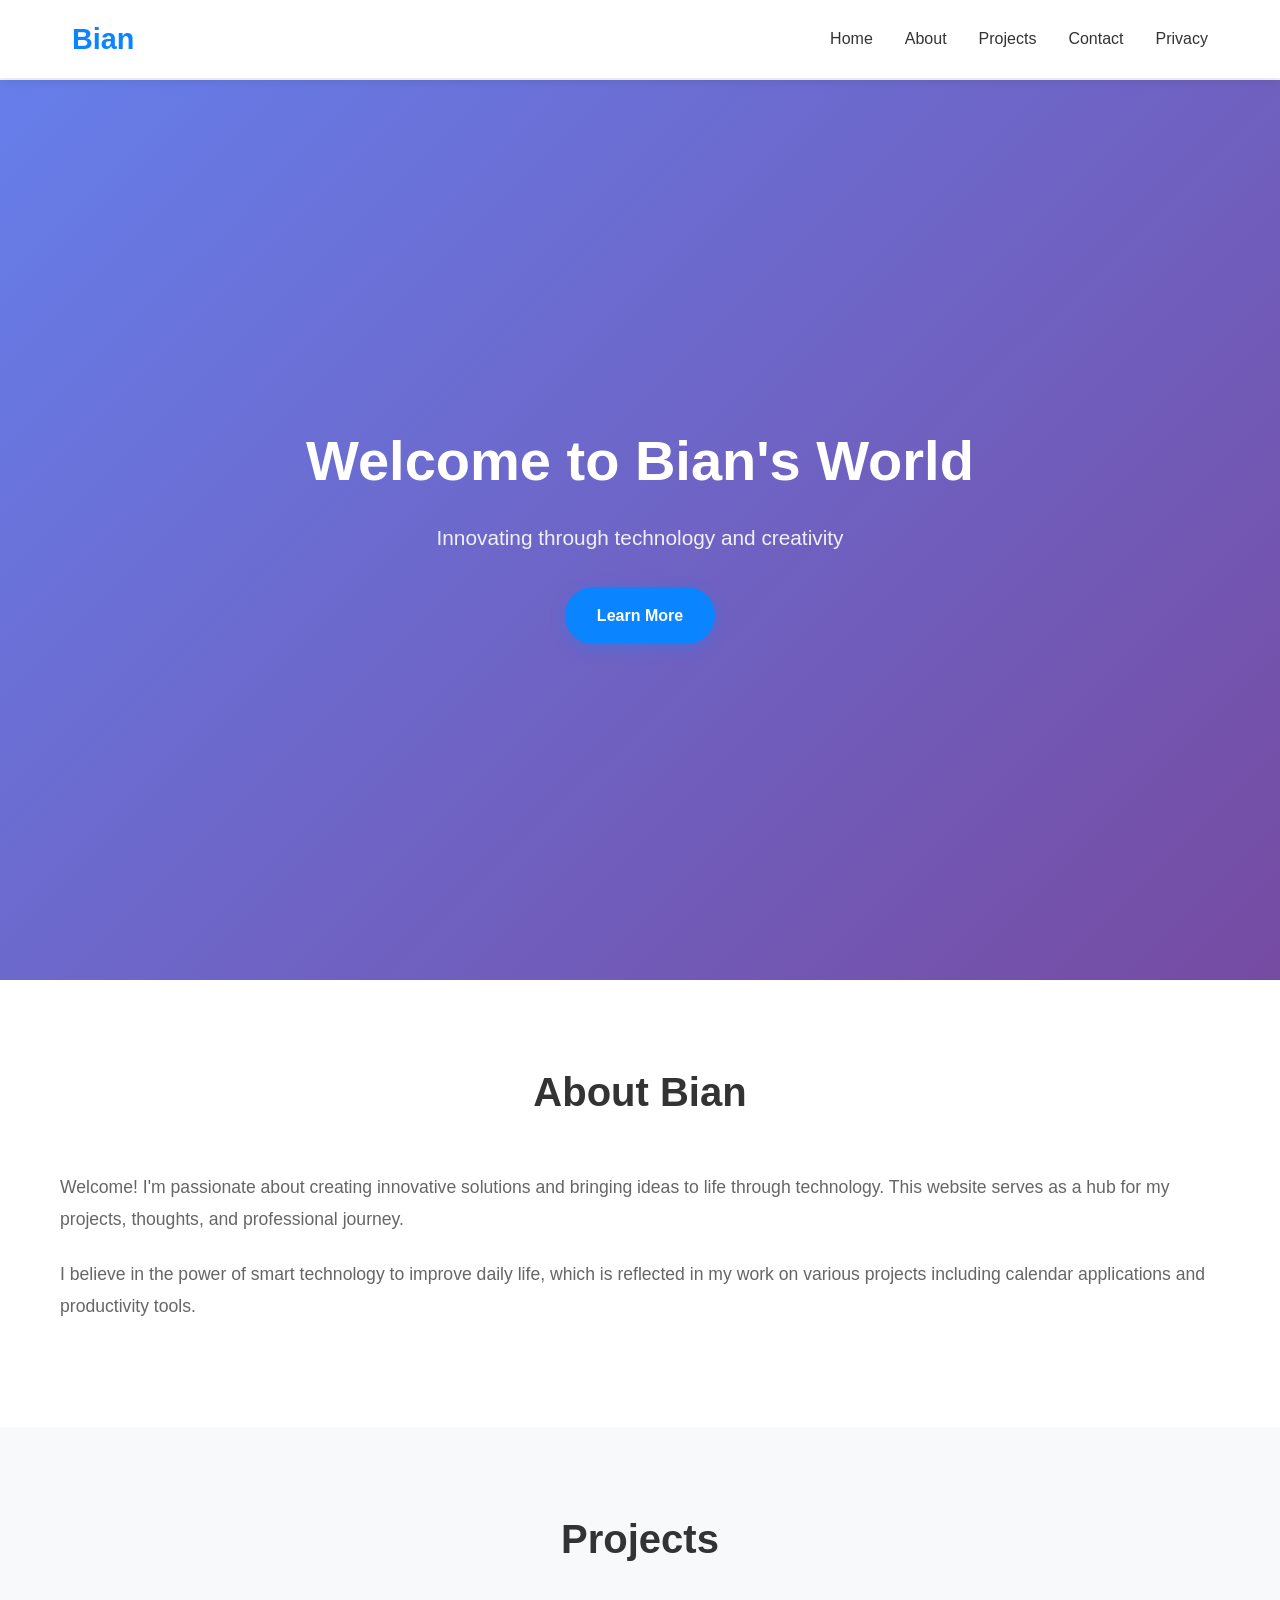
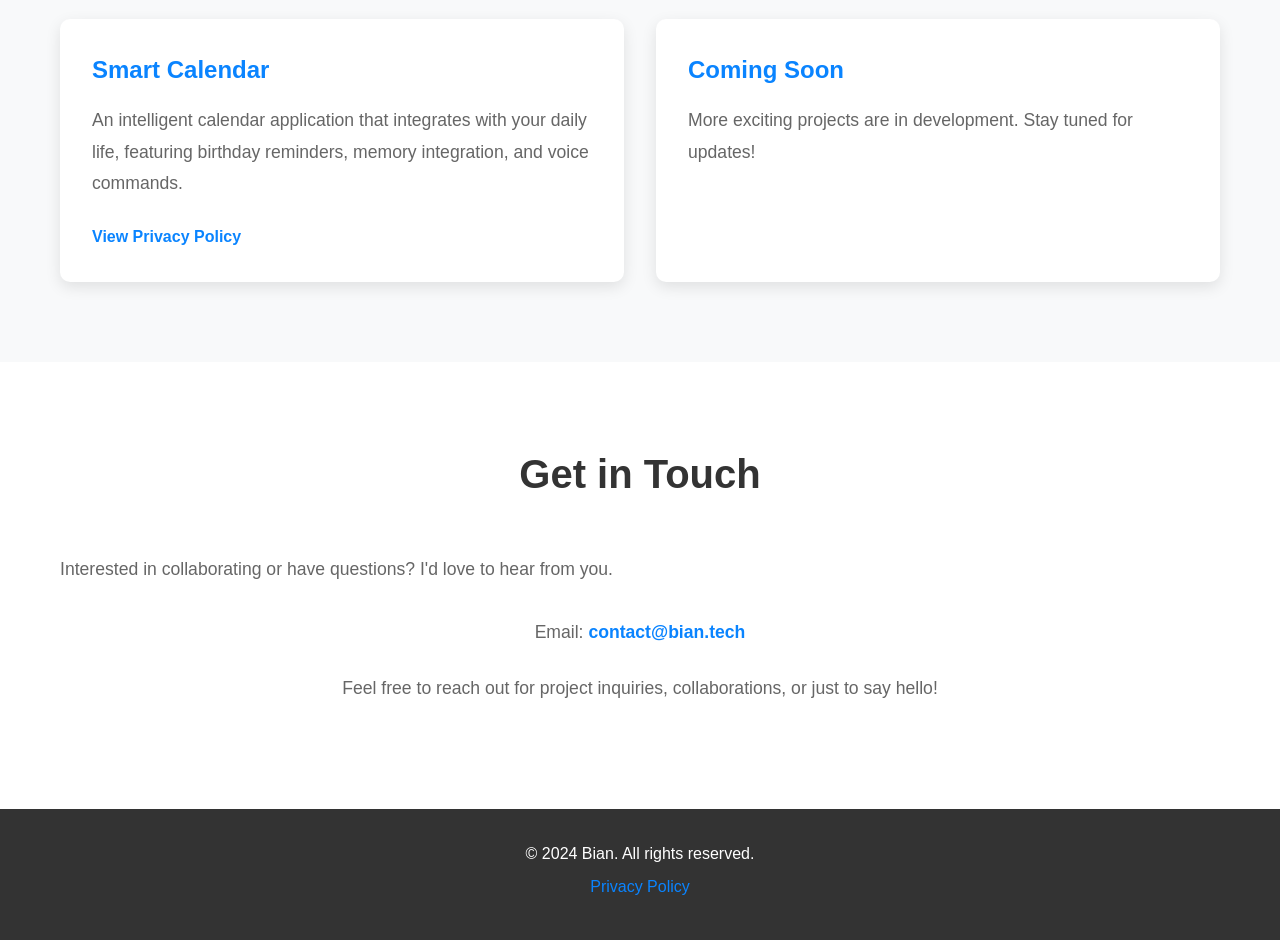
<file: index.html>
<!DOCTYPE html>
<html lang="en">
<head>
    <meta charset="UTF-8">
    <meta name="viewport" content="width=device-width, initial-scale=1.0">
    <title>Bian - Personal Website</title>
    <link rel="stylesheet" href="styles.css">
</head>
<body>
    <header>
        <nav>
            <div class="nav-brand">
                <h1>Bian</h1>
            </div>
            <ul class="nav-links">
                <li><a href="#home">Home</a></li>
                <li><a href="#about">About</a></li>
                <li><a href="#projects">Projects</a></li>
                <li><a href="#contact">Contact</a></li>
                <li><a href="privacy_policy.html">Privacy</a></li>
            </ul>
        </nav>
    </header>

    <main>
        <section id="home" class="hero">
            <div class="hero-content">
                <h1>Welcome to Bian's World</h1>
                <p>Innovating through technology and creativity</p>
                <a href="#about" class="cta-button">Learn More</a>
            </div>
        </section>

        <section id="about" class="section">
            <div class="container">
                <h2>About Bian</h2>
                <p>Welcome! I'm passionate about creating innovative solutions and bringing ideas to life through technology. This website serves as a hub for my projects, thoughts, and professional journey.</p>
                <p>I believe in the power of smart technology to improve daily life, which is reflected in my work on various projects including calendar applications and productivity tools.</p>
            </div>
        </section>

        <section id="projects" class="section">
            <div class="container">
                <h2>Projects</h2>
                <div class="projects-grid">
                    <div class="project-card">
                        <h3>Smart Calendar</h3>
                        <p>An intelligent calendar application that integrates with your daily life, featuring birthday reminders, memory integration, and voice commands.</p>
                        <a href="privacy_policy.html" class="project-link">View Privacy Policy</a>
                    </div>
                    <div class="project-card">
                        <h3>Coming Soon</h3>
                        <p>More exciting projects are in development. Stay tuned for updates!</p>
                    </div>
                </div>
            </div>
        </section>

        <section id="contact" class="section">
            <div class="container">
                <h2>Get in Touch</h2>
                <p>Interested in collaborating or have questions? I'd love to hear from you.</p>
                <div class="contact-info">
                    <p>Email: <a href="mailto:contact@bian.tech">contact@bian.tech</a></p>
                    <p>Feel free to reach out for project inquiries, collaborations, or just to say hello!</p>
                </div>
            </div>
        </section>
    </main>

    <footer>
        <div class="container">
            <p>&copy; 2024 Bian. All rights reserved.</p>
            <p><a href="privacy_policy.html">Privacy Policy</a></p>
        </div>
    </footer>
</body>
</html>
</file>
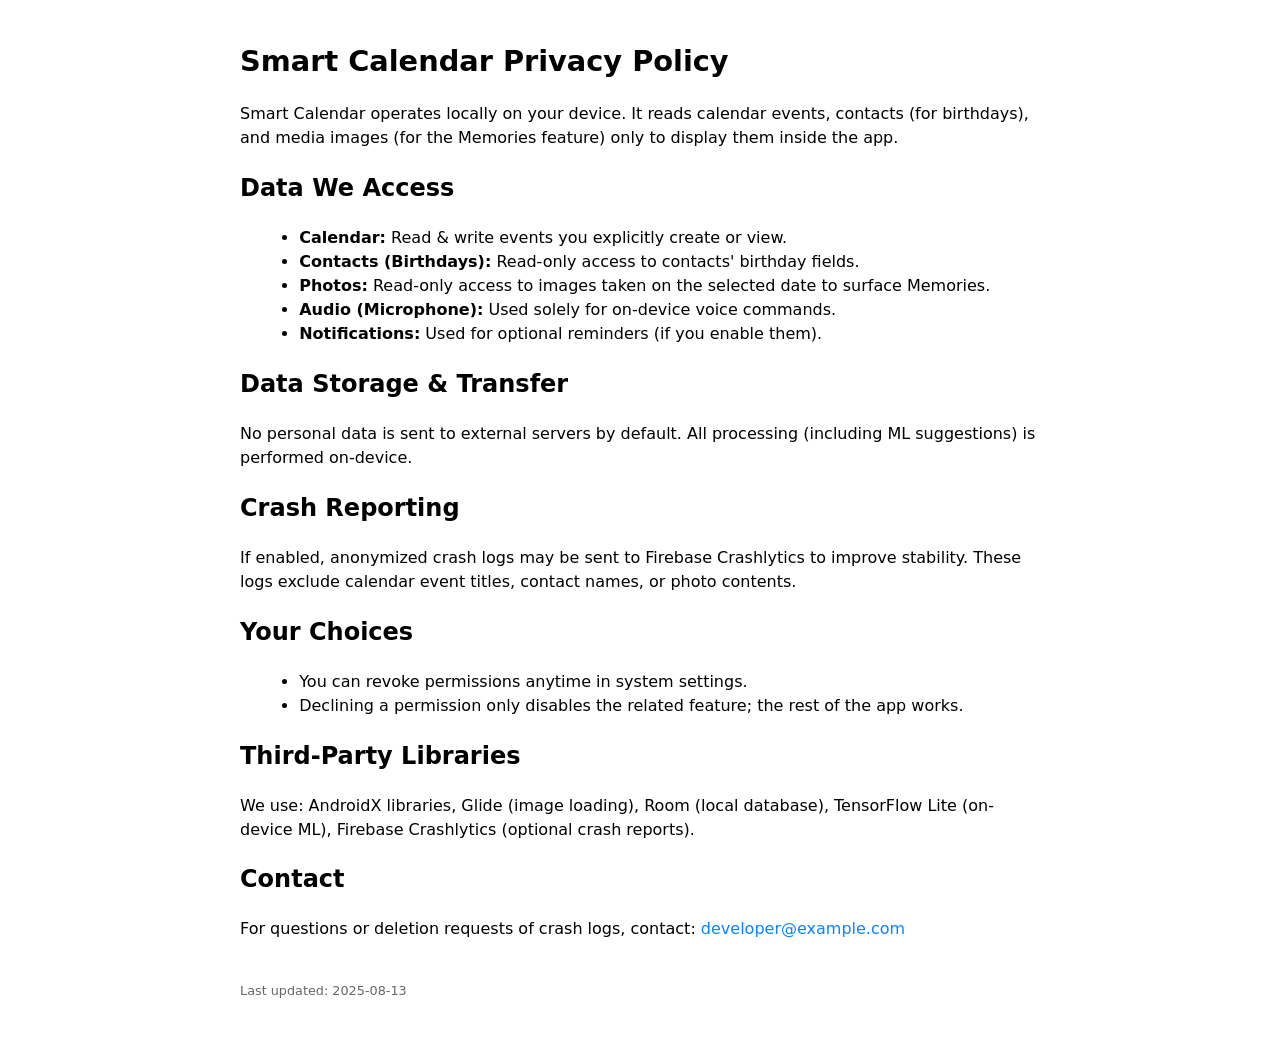
<file: privacy_policy.html>
<!DOCTYPE html><html><head><meta charset='utf-8'><title>Smart Calendar Privacy Policy</title><style>body{font-family:system-ui,Arial,sans-serif;max-width:800px;margin:40px auto;line-height:1.5;padding:0 16px;}h1{font-size:1.8em;}code{background:#f4f4f4;padding:2px 4px;border-radius:4px;}ul{margin-left:1.2em;}footer{margin-top:40px;font-size:.8em;color:#666;}a{color:#0a84ff;text-decoration:none;}a:hover{text-decoration:underline;}</style></head><body><h1>Smart Calendar Privacy Policy</h1><p>Smart Calendar operates locally on your device. It reads calendar events, contacts (for birthdays), and media images (for the Memories feature) only to display them inside the app.</p><h2>Data We Access</h2><ul><li><strong>Calendar:</strong> Read & write events you explicitly create or view.</li><li><strong>Contacts (Birthdays):</strong> Read-only access to contacts' birthday fields.</li><li><strong>Photos:</strong> Read-only access to images taken on the selected date to surface Memories.</li><li><strong>Audio (Microphone):</strong> Used solely for on-device voice commands.</li><li><strong>Notifications:</strong> Used for optional reminders (if you enable them).</li></ul><h2>Data Storage & Transfer</h2><p>No personal data is sent to external servers by default. All processing (including ML suggestions) is performed on-device.</p><h2>Crash Reporting</h2><p>If enabled, anonymized crash logs may be sent to Firebase Crashlytics to improve stability. These logs exclude calendar event titles, contact names, or photo contents.</p><h2>Your Choices</h2><ul><li>You can revoke permissions anytime in system settings.</li><li>Declining a permission only disables the related feature; the rest of the app works.</li></ul><h2>Third-Party Libraries</h2><p>We use: AndroidX libraries, Glide (image loading), Room (local database), TensorFlow Lite (on-device ML), Firebase Crashlytics (optional crash reports).</p><h2>Contact</h2><p>For questions or deletion requests of crash logs, contact: <a href='mailto:ltdbiantech@gmail.com'>developer@example.com</a></p><footer>Last updated: 2025-08-13</footer></body></html>
</file>
<file: styles.css>
/* Reset and base styles */
* {
    margin: 0;
    padding: 0;
    box-sizing: border-box;
}

body {
    font-family: 'Segoe UI', Tahoma, Geneva, Verdana, sans-serif;
    line-height: 1.6;
    color: #333;
    background-color: #f8f9fa;
}

.container {
    max-width: 1200px;
    margin: 0 auto;
    padding: 0 20px;
}

/* Header and Navigation */
header {
    background: #fff;
    box-shadow: 0 2px 10px rgba(0,0,0,0.1);
    position: fixed;
    width: 100%;
    top: 0;
    z-index: 1000;
}

nav {
    display: flex;
    justify-content: space-between;
    align-items: center;
    padding: 1rem 2rem;
    max-width: 1200px;
    margin: 0 auto;
}

.nav-brand h1 {
    color: #0a84ff;
    font-size: 1.8rem;
    font-weight: bold;
}

.nav-links {
    display: flex;
    list-style: none;
    gap: 2rem;
}

.nav-links a {
    text-decoration: none;
    color: #333;
    font-weight: 500;
    transition: color 0.3s ease;
}

.nav-links a:hover {
    color: #0a84ff;
}

/* Hero Section */
.hero {
    background: linear-gradient(135deg, #667eea 0%, #764ba2 100%);
    color: white;
    min-height: 100vh;
    display: flex;
    align-items: center;
    justify-content: center;
    text-align: center;
    margin-top: 80px;
}

.hero-content h1 {
    font-size: 3.5rem;
    margin-bottom: 1rem;
    font-weight: 700;
}

.hero-content p {
    font-size: 1.3rem;
    margin-bottom: 2rem;
    opacity: 0.9;
}

.cta-button {
    display: inline-block;
    background: #0a84ff;
    color: white;
    padding: 1rem 2rem;
    text-decoration: none;
    border-radius: 50px;
    font-weight: 600;
    transition: all 0.3s ease;
    box-shadow: 0 4px 15px rgba(10, 132, 255, 0.3);
}

.cta-button:hover {
    background: #0056b3;
    transform: translateY(-2px);
    box-shadow: 0 6px 20px rgba(10, 132, 255, 0.4);
}

/* Sections */
.section {
    padding: 5rem 0;
}

.section:nth-child(even) {
    background: white;
}

.section h2 {
    font-size: 2.5rem;
    text-align: center;
    margin-bottom: 3rem;
    color: #333;
}

.section p {
    font-size: 1.1rem;
    line-height: 1.8;
    margin-bottom: 1.5rem;
    color: #666;
}

/* Projects Grid */
.projects-grid {
    display: grid;
    grid-template-columns: repeat(auto-fit, minmax(300px, 1fr));
    gap: 2rem;
    margin-top: 2rem;
}

.project-card {
    background: white;
    padding: 2rem;
    border-radius: 10px;
    box-shadow: 0 5px 15px rgba(0,0,0,0.1);
    transition: transform 0.3s ease, box-shadow 0.3s ease;
}

.project-card:hover {
    transform: translateY(-5px);
    box-shadow: 0 10px 25px rgba(0,0,0,0.15);
}

.project-card h3 {
    color: #0a84ff;
    font-size: 1.5rem;
    margin-bottom: 1rem;
}

.project-link {
    color: #0a84ff;
    text-decoration: none;
    font-weight: 600;
    transition: color 0.3s ease;
}

.project-link:hover {
    color: #0056b3;
    text-decoration: underline;
}

/* Contact Section */
.contact-info {
    text-align: center;
    margin-top: 2rem;
}

.contact-info a {
    color: #0a84ff;
    text-decoration: none;
    font-weight: 600;
}

.contact-info a:hover {
    text-decoration: underline;
}

/* Footer */
footer {
    background: #333;
    color: white;
    text-align: center;
    padding: 2rem 0;
}

footer p {
    margin-bottom: 0.5rem;
}

footer a {
    color: #0a84ff;
    text-decoration: none;
}

footer a:hover {
    text-decoration: underline;
}

/* Responsive Design */
@media (max-width: 768px) {
    nav {
        flex-direction: column;
        gap: 1rem;
    }
    
    .nav-links {
        gap: 1rem;
    }
    
    .hero-content h1 {
        font-size: 2.5rem;
    }
    
    .hero-content p {
        font-size: 1.1rem;
    }
    
    .section {
        padding: 3rem 0;
    }
    
    .section h2 {
        font-size: 2rem;
    }
    
    .projects-grid {
        grid-template-columns: 1fr;
    }
}

/* Smooth scrolling */
html {
    scroll-behavior: smooth;
}

/* Section spacing adjustment for fixed header */
section {
    scroll-margin-top: 80px;
}
</file>
